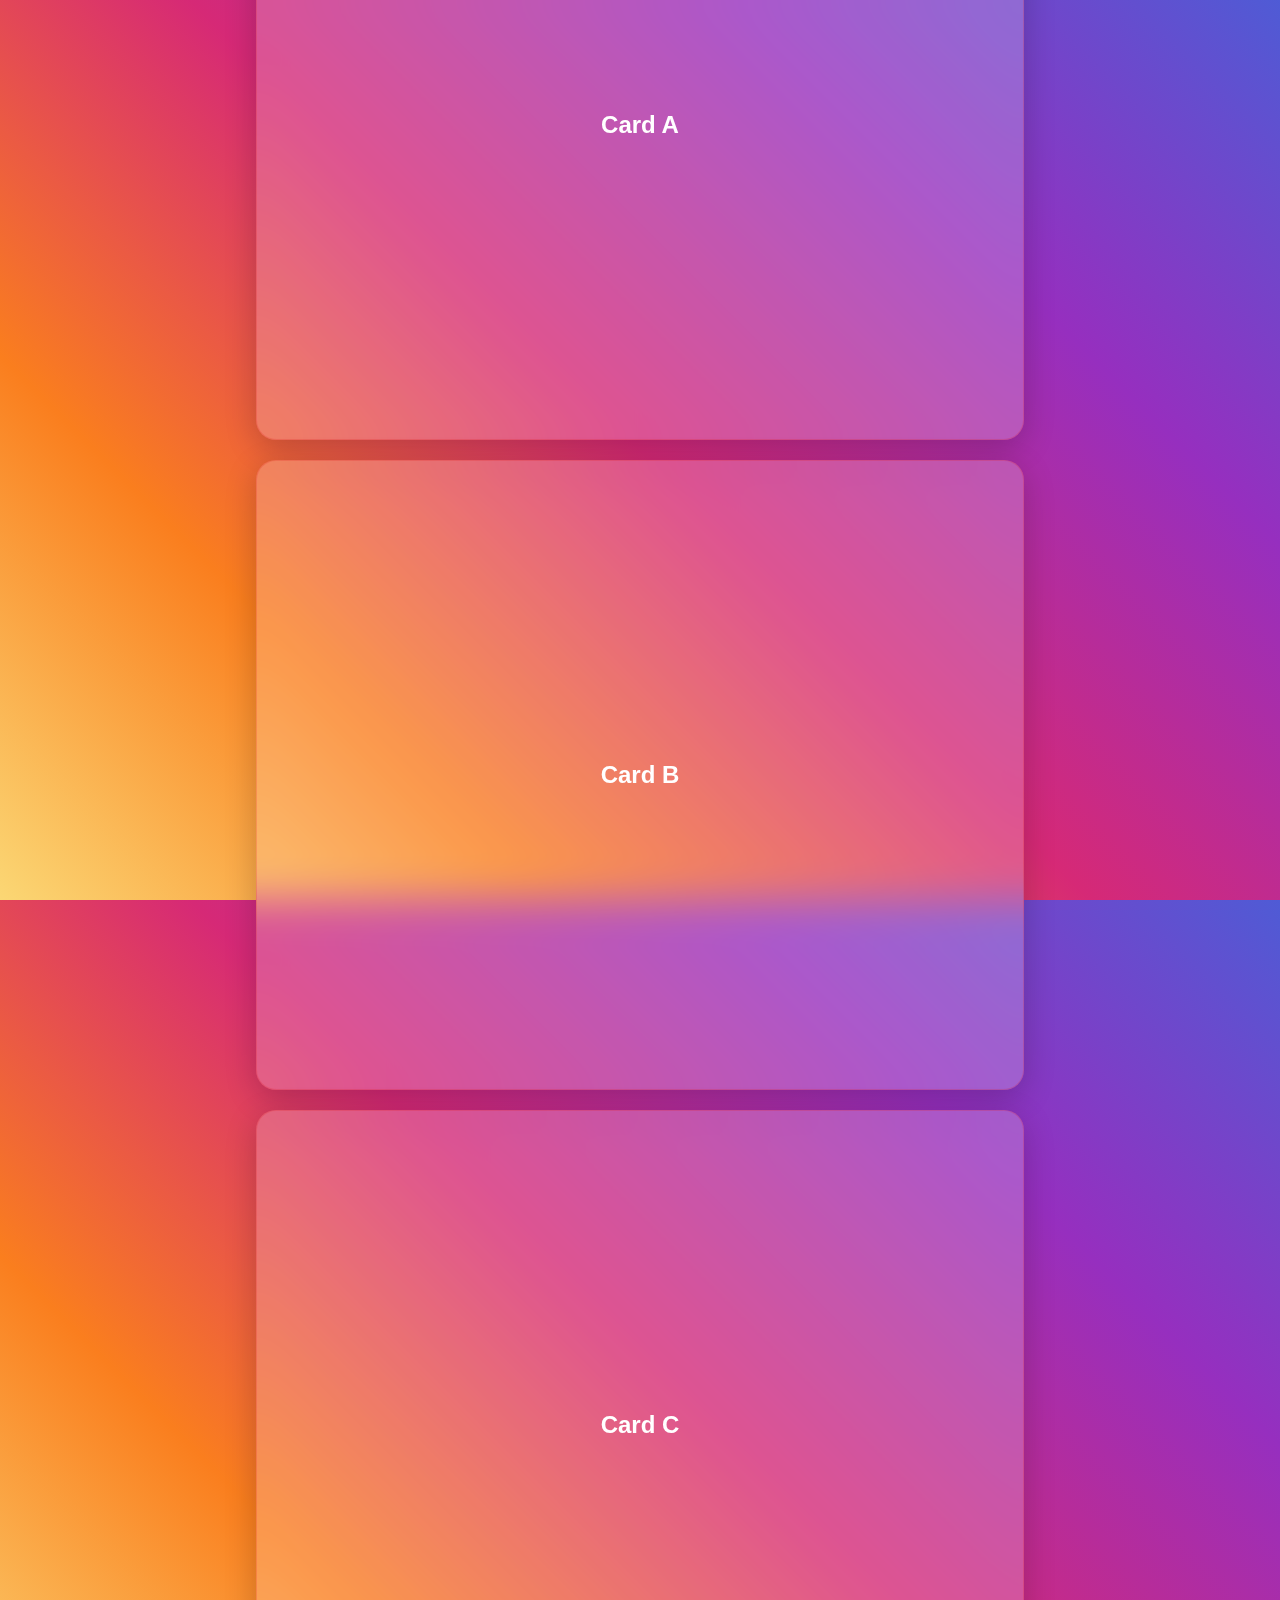
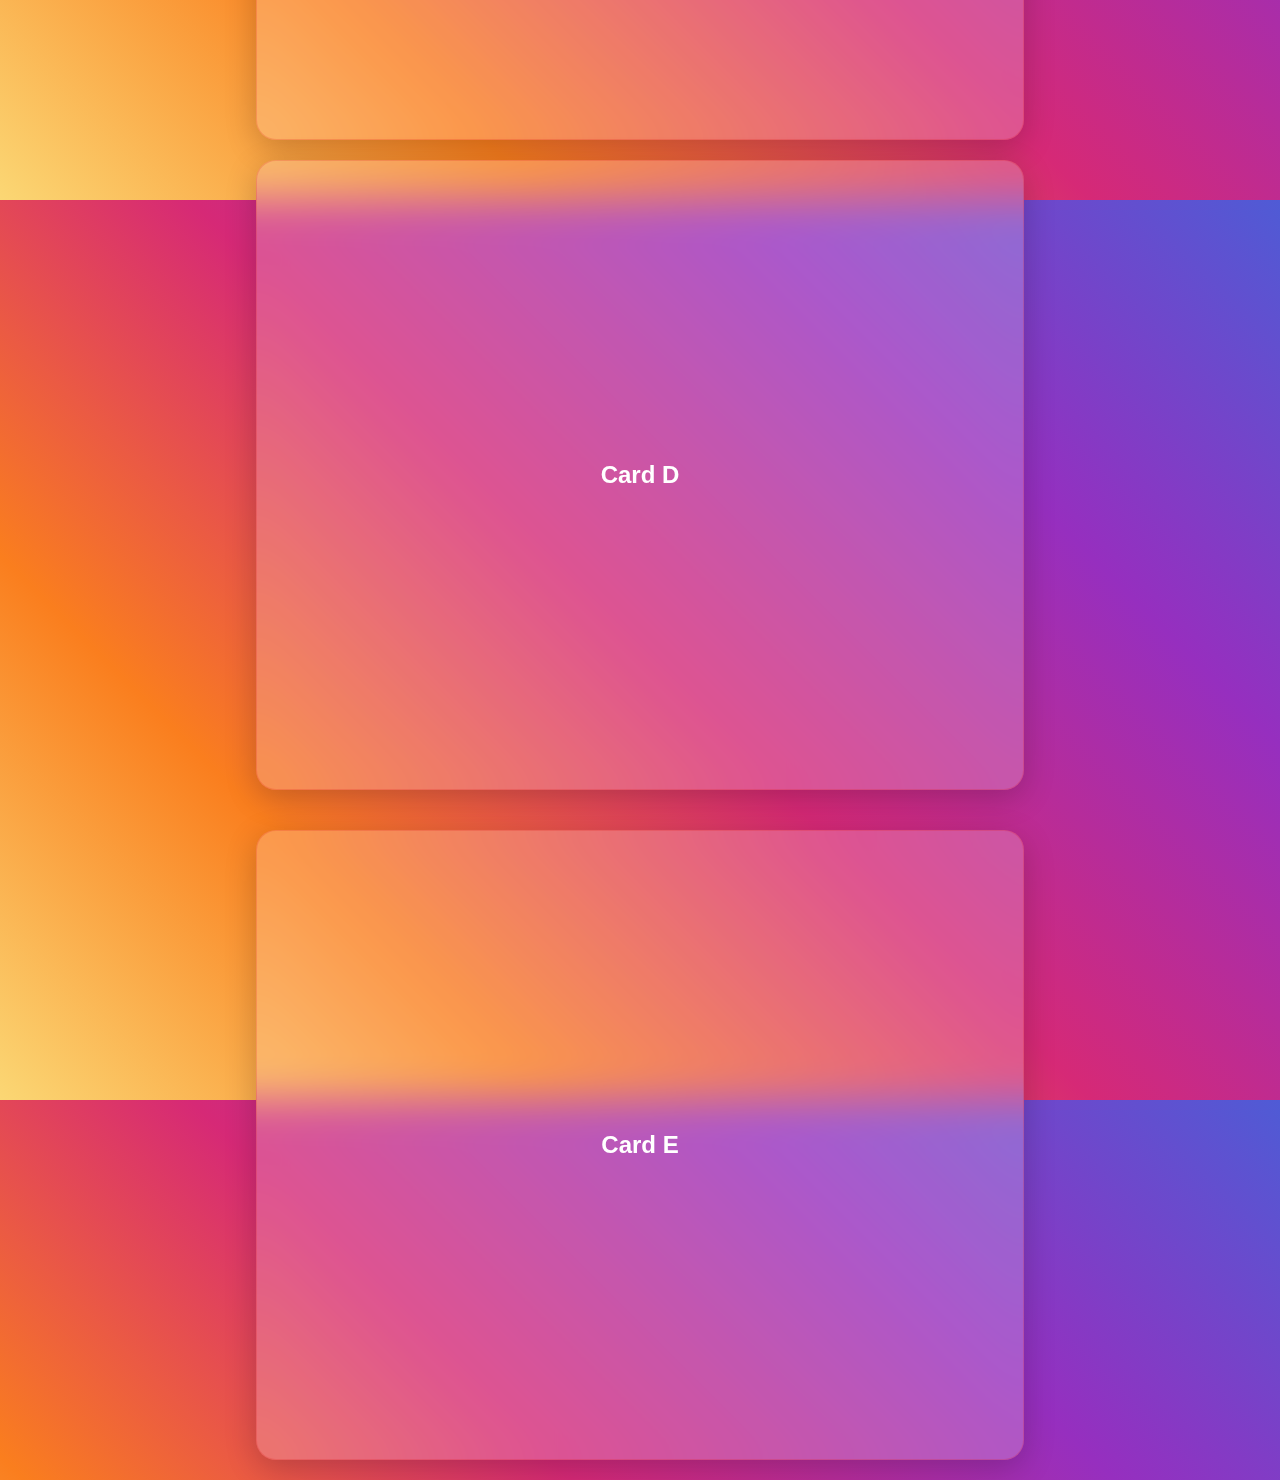
<file: index.html>
<!DOCTYPE html>
<html lang="en">
<head>
  <meta charset="UTF-8">
  <meta name="viewport" content="width=device-width, initial-scale=1.0">
  <title>Card Slider</title>
  <link rel="stylesheet" href="CardSlider.css">
</head>
<body>
  <div class="slider-container">
    <div class="slider" id="slider">
      <div class="card">
        <div class="card-content">
          <div class="box">Card </div>
        </div>
      </div>
      <div class="card">
        <div class="card-content">
          <div class="box">Card S</div>
        </div>
      </div>
      <div class="card">
        <div class="card-content">
          <div class="box">Card A</div>
        </div>
      </div>
      <div class="card">
        <div class="card-content">
          <div class="box">Card B</div>
        </div>
      </div>
      <div class="card">
        <div class="card-content">
          <div class="box">Card C</div>
        </div>
      </div>
      <div class="card">
        <div class="card-content">
          <div class="box">Card D</div>
        </div>
      </div>
      <div class="slider" id="slider">
        <div class="card">
          <div class="card-content">
            <div class="box">Card E</div>
          </div>
    </div>
  </div>

  <script src="CardSlider.js"></script>
</body>
</html>
</file>
<file: CardSlider.css>
* {
    margin: 0;
    padding: 0;
    box-sizing: border-box;
  }
  
  body, .slider-container {
    height: 100vh;
    display: flex;
    justify-content: center;
    align-items: center;
    overflow: hidden;
    font-family: Arial, sans-serif;
    background: linear-gradient(45deg, #fbd774, #fa7e1e, #d62976, #962fbf, #4f5bd5);
    background-size: cover;
  }
  
  .slider {
    position: absolute;
    transition: transform 0.3s ease-out;
  }
  
  .card {
    height: 70vh;
    width: 60vw;
    margin: 20px auto;
    display: flex;
    flex-direction: column;
    align-items: center;
    justify-content: center;
    border-radius: 20px;
    backdrop-filter: blur(20px);
    background: rgba(255, 255, 255, 0.2);
    box-shadow: 0 8px 32px rgba(0, 0, 0, 0.2);
    border: 1px solid rgba(223, 28, 28, 0.2);
  }
  
  .card-content {
    width: 100%;
    height: 100%;
    display: flex;
    flex-direction: column;
    justify-content: center;
    align-items: center;
  }
  
  .box {
    font-size: 24px;
    font-weight: bold;
    color: white;
  }
</file>
